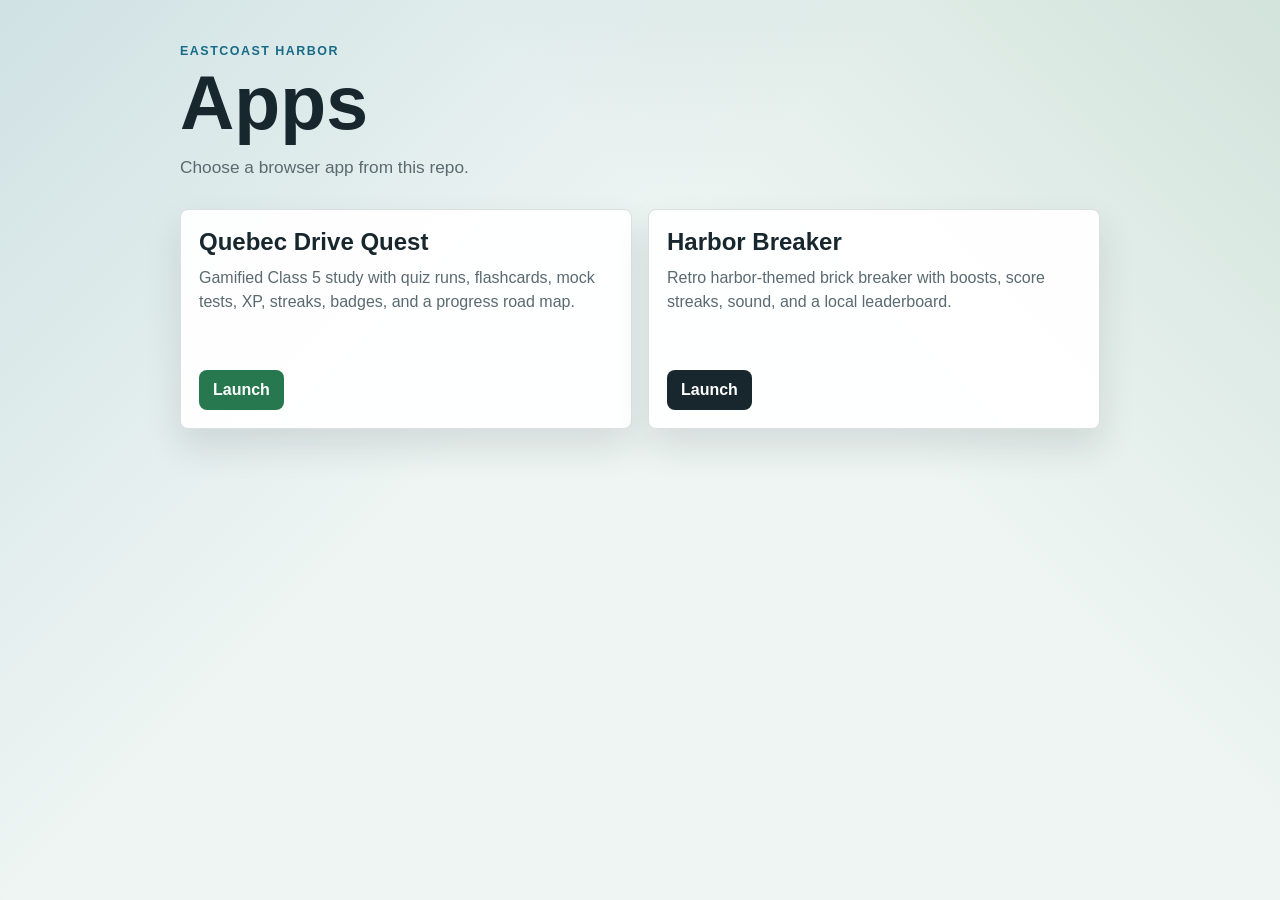
<file: index.html>
<!DOCTYPE html>
<html lang="en">
<head>
  <meta charset="UTF-8">
  <meta name="viewport" content="width=device-width, initial-scale=1.0">
  <title>Eastcoast Harbor Apps</title>
  <meta name="description" content="Playable apps published from Eastcoast Harbor.">
  <meta name="theme-color" content="#163f4a">
  <style>
    :root {
      --bg: #eef5f3;
      --ink: #17272d;
      --muted: #5a6a70;
      --surface: #ffffff;
      --line: rgba(23, 39, 45, 0.14);
      --blue: #176b87;
      --green: #28784f;
      --shadow: 0 18px 36px rgba(24, 38, 44, 0.12);
    }

    * {
      box-sizing: border-box;
    }

    body {
      margin: 0;
      min-height: 100vh;
      font-family: "Segoe UI", Arial, sans-serif;
      color: var(--ink);
      background:
        linear-gradient(135deg, rgba(23, 107, 135, 0.14), transparent 42%),
        linear-gradient(225deg, rgba(40, 120, 79, 0.14), transparent 38%),
        var(--bg);
    }

    main {
      width: min(920px, calc(100% - 32px));
      margin: 0 auto;
      padding: 44px 0;
    }

    h1,
    h2,
    p {
      margin: 0;
    }

    h1 {
      font-size: clamp(2.4rem, 6vw, 4.7rem);
      line-height: 0.95;
    }

    .eyebrow {
      margin-bottom: 10px;
      color: var(--blue);
      font-size: 0.78rem;
      font-weight: 800;
      letter-spacing: 0.12em;
      text-transform: uppercase;
    }

    .intro {
      max-width: 52rem;
      margin-top: 16px;
      color: var(--muted);
      font-size: 1.08rem;
      line-height: 1.5;
    }

    .app-grid {
      display: grid;
      grid-template-columns: repeat(2, minmax(0, 1fr));
      gap: 16px;
      margin-top: 28px;
    }

    .app-card {
      min-height: 220px;
      display: flex;
      flex-direction: column;
      justify-content: space-between;
      padding: 18px;
      border: 1px solid var(--line);
      border-radius: 8px;
      background: rgba(255, 255, 255, 0.94);
      box-shadow: var(--shadow);
      text-decoration: none;
      color: inherit;
    }

    .app-card p {
      margin-top: 10px;
      color: var(--muted);
      line-height: 1.45;
    }

    .launch {
      display: inline-flex;
      align-items: center;
      justify-content: center;
      width: fit-content;
      min-height: 40px;
      margin-top: 20px;
      padding: 0 14px;
      border-radius: 8px;
      background: var(--ink);
      color: #fff;
      font-weight: 800;
    }

    .app-card:first-child .launch {
      background: var(--green);
    }

    @media (max-width: 680px) {
      main {
        width: min(100% - 20px, 520px);
        padding-top: 24px;
      }

      .app-grid {
        grid-template-columns: 1fr;
      }
    }
  </style>
</head>
<body>
  <main>
    <p class="eyebrow">Eastcoast Harbor</p>
    <h1>Apps</h1>
    <p class="intro">Choose a browser app from this repo.</p>

    <section class="app-grid" aria-label="Published apps">
      <a class="app-card" href="QuebecDriveQuest/">
        <div>
          <h2>Quebec Drive Quest</h2>
          <p>Gamified Class 5 study with quiz runs, flashcards, mock tests, XP, streaks, badges, and a progress road map.</p>
        </div>
        <span class="launch">Launch</span>
      </a>

      <a class="app-card" href="Brickbreaker/">
        <div>
          <h2>Harbor Breaker</h2>
          <p>Retro harbor-themed brick breaker with boosts, score streaks, sound, and a local leaderboard.</p>
        </div>
        <span class="launch">Launch</span>
      </a>
    </section>
  </main>
</body>
</html>
</file>
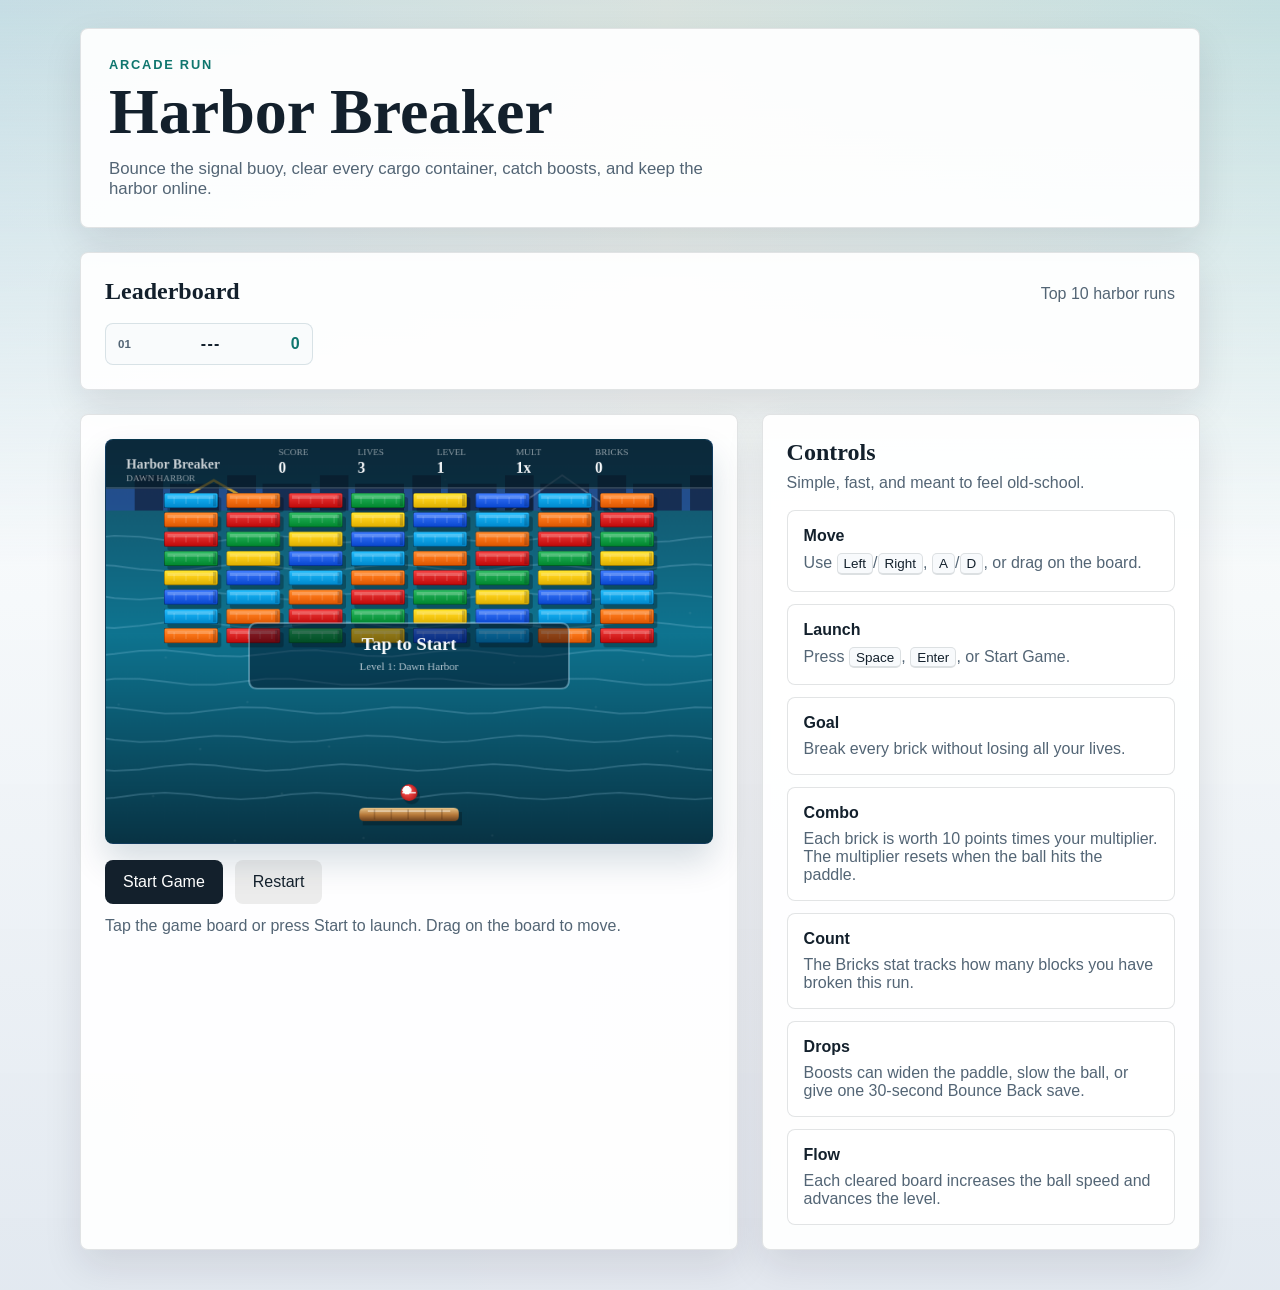
<file: Brickbreaker/index.html>
<!DOCTYPE html>
<html lang="en">
<head>
  <meta charset="UTF-8">
  <meta name="viewport" content="width=device-width, initial-scale=1.0, viewport-fit=cover">
  <title>Harbor Breaker</title>
  <meta name="description" content="Harbor-themed brick breaker arcade game.">
  <meta name="theme-color" content="#063044">
  <meta name="apple-mobile-web-app-capable" content="yes">
  <meta name="apple-mobile-web-app-title" content="Harbor Breaker">
  <meta name="apple-mobile-web-app-status-bar-style" content="black-translucent">
  <link rel="manifest" href="manifest.webmanifest">
  <link rel="apple-touch-icon" href="icons/icon-180.png">
  <link rel="icon" type="image/png" sizes="192x192" href="icons/icon-192.png">
  <link rel="stylesheet" href="styles.css?v=sound">
</head>
<body>
  <main class="app-shell">
    <section class="hero">
      <div class="hero-copy">
        <p class="eyebrow">Arcade Run</p>
        <h1>Harbor Breaker</h1>
        <p class="hero-text">
          Bounce the signal buoy, clear every cargo container, catch boosts, and keep the harbor online.
        </p>
      </div>
      <div class="hero-stats sr-only" aria-live="polite">
        <article class="stat-card">
          <span>Score</span>
          <strong id="score">0</strong>
        </article>
        <article class="stat-card">
          <span>Lives</span>
          <strong id="lives">3</strong>
        </article>
        <article class="stat-card">
          <span>Level</span>
          <strong id="level">1</strong>
        </article>
        <article class="stat-card">
          <span>Multiplier</span>
          <strong id="multiplier">1x</strong>
        </article>
        <article class="stat-card">
          <span>Bricks</span>
          <strong id="bricks-broken">0</strong>
        </article>
      </div>
    </section>

    <section class="panel leaderboard-panel" aria-labelledby="leaderboard-title">
      <div class="panel-heading leaderboard-heading">
        <h2 id="leaderboard-title">Leaderboard</h2>
        <p>Top 10 harbor runs</p>
      </div>
      <ol id="leaderboard-list" class="leaderboard-list"></ol>
    </section>

    <section class="content-grid">
      <section class="panel game-panel">
        <canvas id="game-board" width="720" height="480" aria-label="Harbor Breaker game board"></canvas>
        <div class="game-actions">
          <button id="start-button" class="primary-button" type="button">Start Game</button>
          <button id="restart-button" class="secondary-button" type="button">Restart</button>
        </div>
        <p id="status" class="status-text" aria-live="polite">Tap the game board or press Start to launch. Drag on the board to move.</p>
      </section>

      <section class="panel info-panel">
        <div class="panel-heading">
          <h2>Controls</h2>
          <p>Simple, fast, and meant to feel old-school.</p>
        </div>
        <div class="info-list">
          <article class="info-card">
            <strong>Move</strong>
            <span>Use <kbd>Left</kbd>/<kbd>Right</kbd>, <kbd>A</kbd>/<kbd>D</kbd>, or drag on the board.</span>
          </article>
          <article class="info-card">
            <strong>Launch</strong>
            <span>Press <kbd>Space</kbd>, <kbd>Enter</kbd>, or Start Game.</span>
          </article>
          <article class="info-card">
            <strong>Goal</strong>
            <span>Break every brick without losing all your lives.</span>
          </article>
          <article class="info-card">
            <strong>Combo</strong>
            <span>Each brick is worth 10 points times your multiplier. The multiplier resets when the ball hits the paddle.</span>
          </article>
          <article class="info-card">
            <strong>Count</strong>
            <span>The Bricks stat tracks how many blocks you have broken this run.</span>
          </article>
          <article class="info-card">
            <strong>Drops</strong>
            <span>Boosts can widen the paddle, slow the ball, or give one 30-second Bounce Back save.</span>
          </article>
          <article class="info-card">
            <strong>Flow</strong>
            <span>Each cleared board increases the ball speed and advances the level.</span>
          </article>
        </div>
      </section>
    </section>
  </main>

  <div id="score-modal" class="score-modal" hidden>
    <form id="score-form" class="score-dialog">
      <p class="eyebrow">High Score</p>
      <h2>Log Your Run</h2>
      <p id="final-score" class="modal-score">Score 0</p>
      <label for="initials-input">Initials</label>
      <input id="initials-input" name="initials" type="text" inputmode="text" maxlength="3" autocomplete="off" spellcheck="false" aria-describedby="initials-help">
      <span id="initials-help">Enter exactly three letters.</span>
      <button class="primary-button" type="submit">Save Score</button>
    </form>
  </div>

  <script src="app.js?v=sound"></script>
  <script>
    if ("serviceWorker" in navigator) {
      window.addEventListener("load", () => {
        navigator.serviceWorker.register("service-worker.js");
      });
    }
  </script>
</body>
</html>
</file>
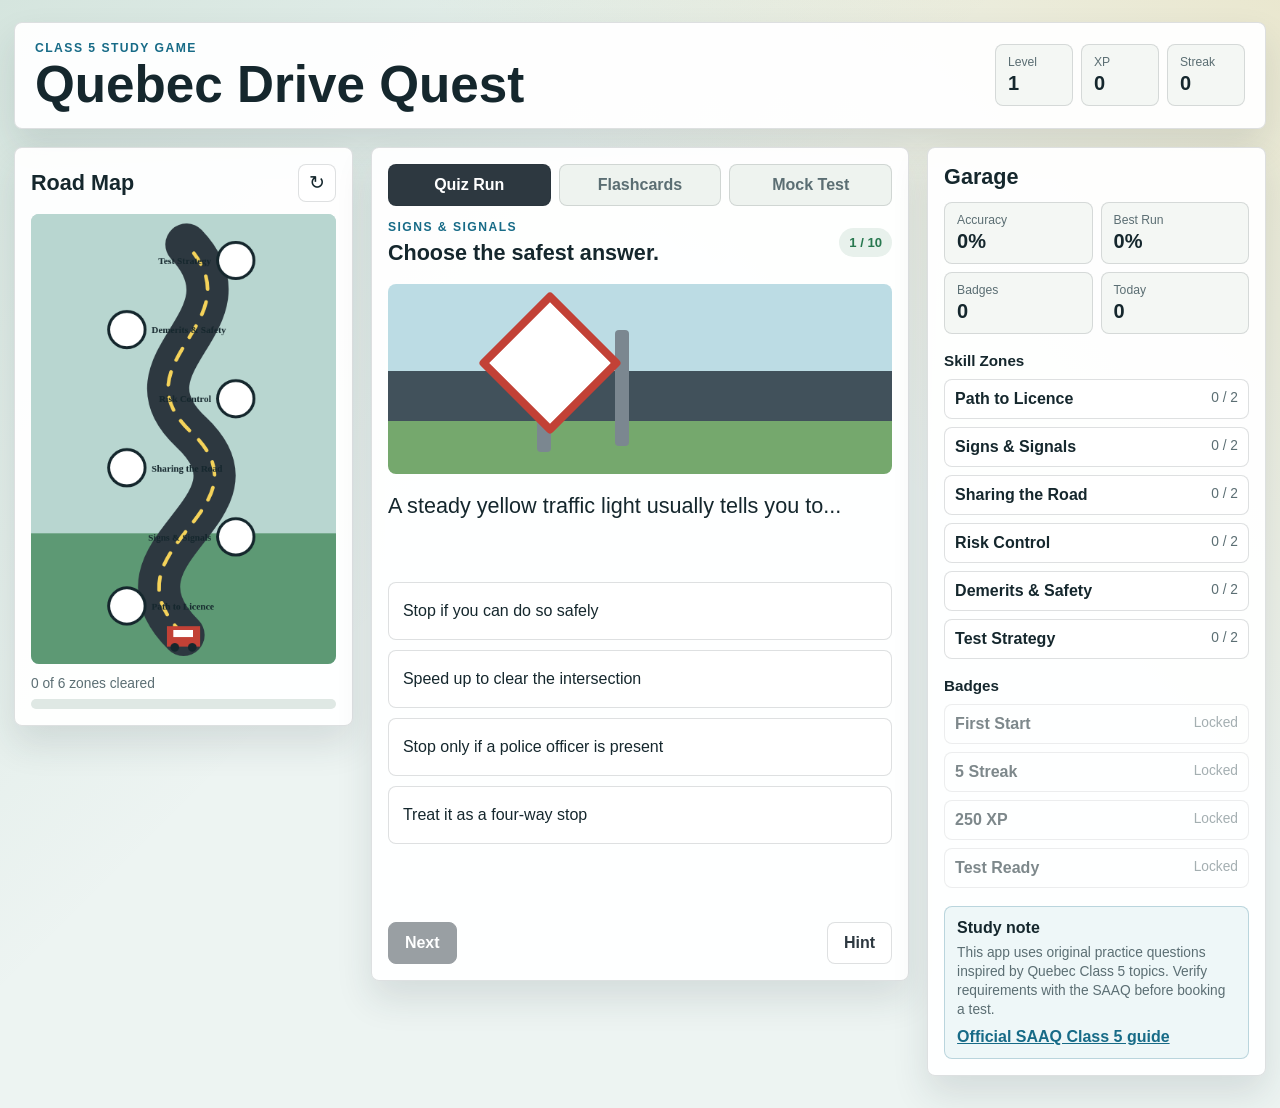
<file: QuebecDriveQuest/index.html>
<!DOCTYPE html>
<html lang="en">
<head>
  <meta charset="UTF-8">
  <meta name="viewport" content="width=device-width, initial-scale=1.0">
  <title>Quebec Drive Quest</title>
  <meta name="description" content="A gamified study app for Quebec Class 5 learner and knowledge test preparation.">
  <meta name="theme-color" content="#133f4f">
  <link rel="stylesheet" href="styles.css">
</head>
<body>
  <main class="app-shell">
    <section class="topbar" aria-label="Player progress">
      <div>
        <p class="eyebrow">Class 5 Study Game</p>
        <h1>Quebec Drive Quest</h1>
      </div>
      <div class="profile-strip" aria-live="polite">
        <div>
          <span>Level</span>
          <strong id="player-level">1</strong>
        </div>
        <div>
          <span>XP</span>
          <strong id="player-xp">0</strong>
        </div>
        <div>
          <span>Streak</span>
          <strong id="player-streak">0</strong>
        </div>
      </div>
    </section>

    <section class="dashboard">
      <aside class="mission-panel" aria-labelledby="mission-title">
        <div class="panel-heading">
          <h2 id="mission-title">Road Map</h2>
          <button id="reset-progress" class="icon-button" type="button" aria-label="Reset progress" title="Reset progress">↻</button>
        </div>
        <canvas id="road-map" width="420" height="620" aria-label="Progress road map"></canvas>
        <div class="progress-meter" aria-label="Overall progress">
          <span id="progress-label">0 of 5 zones cleared</span>
          <div><i id="progress-bar"></i></div>
        </div>
      </aside>

      <section class="play-panel" aria-labelledby="challenge-title">
        <div class="tabs" role="tablist" aria-label="Study modes">
          <button class="tab active" type="button" data-mode="quiz" role="tab" aria-selected="true">Quiz Run</button>
          <button class="tab" type="button" data-mode="cards" role="tab" aria-selected="false">Flashcards</button>
          <button class="tab" type="button" data-mode="boss" role="tab" aria-selected="false">Mock Test</button>
        </div>

        <div class="challenge-card">
          <div class="challenge-head">
            <div>
              <p id="challenge-tag" class="eyebrow">Warm-Up</p>
              <h2 id="challenge-title">Choose the safest answer.</h2>
            </div>
            <span id="question-count" class="pill">1 / 10</span>
          </div>

          <div id="scenario-visual" class="scenario-visual" aria-hidden="true"></div>
          <p id="question-text" class="question-text"></p>
          <div id="answer-list" class="answer-list"></div>
          <p id="feedback" class="feedback" aria-live="polite"></p>

          <div class="actions">
            <button id="next-button" class="primary-button" type="button" disabled>Next</button>
            <button id="hint-button" class="secondary-button" type="button">Hint</button>
          </div>
        </div>
      </section>

      <aside class="stats-panel" aria-labelledby="stats-title">
        <div class="panel-heading">
          <h2 id="stats-title">Garage</h2>
        </div>
        <div class="stat-grid">
          <article>
            <span>Accuracy</span>
            <strong id="accuracy">0%</strong>
          </article>
          <article>
            <span>Best Run</span>
            <strong id="best-run">0</strong>
          </article>
          <article>
            <span>Badges</span>
            <strong id="badge-count">0</strong>
          </article>
          <article>
            <span>Today</span>
            <strong id="today-count">0</strong>
          </article>
        </div>

        <div class="section-block">
          <h3>Skill Zones</h3>
          <div id="zone-list" class="zone-list"></div>
        </div>

        <div class="section-block">
          <h3>Badges</h3>
          <div id="badge-list" class="badge-list"></div>
        </div>

        <div class="source-note">
          <strong>Study note</strong>
          <p>This app uses original practice questions inspired by Quebec Class 5 topics. Verify requirements with the SAAQ before booking a test.</p>
          <a href="https://saaq.gouv.qc.ca/en/drivers-licences/obtaining-licence/passenger-vehicle-class-5/" target="_blank" rel="noreferrer">Official SAAQ Class 5 guide</a>
        </div>
      </aside>
    </section>
  </main>

  <script src="app.js"></script>
</body>
</html>
</file>
<file: Brickbreaker/styles.css>
:root {
  --bg: #e8f1f4;
  --surface: #ffffff;
  --surface-strong: #f8fafc;
  --ink: #13202c;
  --muted: #536575;
  --line: rgba(21, 32, 43, 0.12);
  --teal: #0f766e;
  --coral: #e11d48;
  --blue: #2563eb;
  --gold: #b45309;
  --shadow: 0 16px 38px rgba(15, 23, 42, 0.1);
}

* {
  box-sizing: border-box;
}

html {
  min-height: 100%;
  background: #063044;
}

body {
  margin: 0;
  min-height: 100vh;
  min-height: 100dvh;
  font-family: "Trebuchet MS", "Segoe UI", sans-serif;
  color: var(--ink);
  background:
    linear-gradient(180deg, rgba(14, 116, 144, 0.16) 0%, rgba(248, 250, 252, 0.9) 44%, rgba(226, 232, 240, 0.92) 100%),
    linear-gradient(90deg, #e8f1f4 0%, #fff7ed 52%, #e7f3ef 100%);
  -webkit-tap-highlight-color: transparent;
  -webkit-touch-callout: none;
  overscroll-behavior: none;
  user-select: none;
}

.app-shell {
  width: min(1120px, calc(100% - 32px));
  margin: 0 auto;
  padding: 28px 0 40px;
}

.hero {
  margin-bottom: 24px;
}

.hero-copy,
.panel {
  border: 1px solid var(--line);
  box-shadow: var(--shadow);
}

.hero-copy,
.panel {
  background: rgba(255, 255, 255, 0.92);
  border-radius: 8px;
}

.hero-copy {
  padding: 28px;
}

.eyebrow {
  margin: 0 0 10px;
  font-size: 0.8rem;
  text-transform: uppercase;
  letter-spacing: 0.14em;
  color: var(--teal);
  font-weight: 700;
}

h1,
h2,
p {
  margin: 0;
}

h1,
h2 {
  font-family: Georgia, "Times New Roman", serif;
}

h1 {
  font-size: clamp(2.8rem, 5vw, 4.8rem);
  line-height: 0.95;
}

.hero-text,
.panel-heading p,
.status-text,
.info-card span {
  color: var(--muted);
}

.hero-text {
  max-width: 38rem;
  margin-top: 16px;
  font-size: 1.05rem;
}

.hero-stats {
  display: grid;
  grid-template-columns: repeat(auto-fit, minmax(116px, 1fr));
  gap: 16px;
}

.content-grid {
  display: grid;
  grid-template-columns: 1.2fr 0.8fr;
  gap: 24px;
}

.leaderboard-panel {
  margin-bottom: 24px;
}

.leaderboard-heading {
  display: flex;
  justify-content: space-between;
  gap: 16px;
  align-items: baseline;
  margin-bottom: 12px;
}

.leaderboard-list {
  display: grid;
  grid-template-columns: repeat(5, minmax(0, 1fr));
  gap: 8px;
  margin: 0;
  padding: 0;
  list-style: none;
  counter-reset: scores;
}

.leaderboard-list li {
  counter-increment: scores;
  display: flex;
  align-items: center;
  justify-content: space-between;
  gap: 8px;
  min-height: 42px;
  padding: 10px 12px;
  border: 1px solid rgba(15, 76, 102, 0.14);
  border-radius: 8px;
  background: rgba(248, 250, 252, 0.78);
}

.leaderboard-list li::before {
  content: counter(scores, decimal-leading-zero);
  color: var(--muted);
  font-size: 0.72rem;
  font-weight: 700;
}

.leaderboard-list span {
  font-weight: 800;
  letter-spacing: 0.08em;
}

.leaderboard-list strong {
  color: var(--teal);
}

.panel {
  padding: 24px;
}

.panel-heading {
  margin-bottom: 18px;
}

.panel-heading p {
  margin-top: 8px;
}

#game-board {
  width: 100%;
  max-width: 100%;
  aspect-ratio: 3 / 2;
  border-radius: 8px;
  border: 1px solid rgba(15, 76, 102, 0.24);
  background: linear-gradient(180deg, #12365b 0%, #063044 100%);
  display: block;
  touch-action: none;
  box-shadow:
    inset 0 0 0 1px rgba(255, 255, 255, 0.08),
    0 18px 34px rgba(8, 47, 73, 0.16);
}

.game-actions {
  display: flex;
  flex-wrap: wrap;
  gap: 12px;
  margin: 16px 0 10px;
}

.primary-button,
.secondary-button {
  border: 0;
  border-radius: 8px;
  min-height: 44px;
  padding: 12px 18px;
  font: inherit;
  cursor: pointer;
  transition: transform 150ms ease, opacity 150ms ease;
}

.primary-button {
  background: var(--ink);
  color: #ffffff;
}

.secondary-button {
  background: rgba(31, 26, 22, 0.08);
  color: var(--ink);
}

.primary-button:hover,
.secondary-button:hover {
  transform: translateY(-1px);
}

.info-list {
  display: grid;
  gap: 12px;
}

.info-card {
  padding: 16px;
  border-radius: 8px;
  border: 1px solid var(--line);
  background: rgba(255, 255, 255, 0.72);
}

.info-card strong {
  display: block;
  margin-bottom: 8px;
}

.status-text {
  min-height: 24px;
  line-height: 1.5;
}

kbd {
  display: inline-block;
  min-width: 1.7em;
  padding: 0.12rem 0.38rem;
  border: 1px solid var(--line);
  border-bottom-width: 2px;
  border-radius: 5px;
  background: #f8fafc;
  color: var(--ink);
  font: 0.84em "Segoe UI", sans-serif;
  text-align: center;
}

.sr-only {
  position: absolute;
  width: 1px;
  height: 1px;
  padding: 0;
  margin: -1px;
  overflow: hidden;
  clip: rect(0, 0, 0, 0);
  white-space: nowrap;
  border: 0;
}

.score-modal {
  position: fixed;
  inset: 0;
  z-index: 20;
  display: grid;
  place-items: center;
  padding: 20px;
  background: rgba(3, 7, 18, 0.72);
}

.score-modal[hidden] {
  display: none;
}

.score-dialog {
  width: min(100%, 340px);
  padding: 22px;
  border: 1px solid rgba(186, 230, 253, 0.24);
  border-radius: 8px;
  background: #ffffff;
  box-shadow: 0 24px 70px rgba(0, 0, 0, 0.3);
}

.score-dialog h2 {
  margin-bottom: 8px;
}

.modal-score {
  margin-bottom: 16px;
  color: var(--muted);
}

.score-dialog label,
.score-dialog span {
  display: block;
}

.score-dialog label {
  margin-bottom: 6px;
  font-weight: 800;
}

.score-dialog input {
  width: 100%;
  min-height: 54px;
  margin-bottom: 6px;
  border: 1px solid rgba(15, 76, 102, 0.24);
  border-radius: 8px;
  font: 800 1.5rem "Trebuchet MS", "Segoe UI", sans-serif;
  letter-spacing: 0.22em;
  text-align: center;
  text-transform: uppercase;
}

.score-dialog input:focus {
  outline: 3px solid rgba(14, 165, 233, 0.28);
}

.score-dialog span {
  margin-bottom: 16px;
  color: var(--muted);
  font-size: 0.88rem;
}

@media (max-width: 860px) {
  .hero,
  .content-grid,
  .hero-stats {
    grid-template-columns: 1fr;
  }

  .app-shell {
    width: min(100% - 20px, 1120px);
    padding-top: 18px;
  }
}

@media (max-width: 640px) {
  body {
    background: #063044;
  }

  .app-shell {
    width: 100%;
    min-height: 100dvh;
    padding: max(10px, env(safe-area-inset-top)) 10px max(14px, env(safe-area-inset-bottom));
  }

  .hero {
    margin-bottom: 10px;
  }

  .leaderboard-panel {
    margin-bottom: 10px;
    padding: 10px;
  }

  .leaderboard-heading {
    margin-bottom: 8px;
  }

  .leaderboard-heading h2 {
    font-size: 1.15rem;
  }

  .leaderboard-list {
    grid-template-columns: repeat(2, minmax(0, 1fr));
    gap: 6px;
  }

  .leaderboard-list li {
    min-height: 36px;
    padding: 8px;
    font-size: 0.88rem;
  }

  .hero-copy {
    padding: 12px 14px;
    background: rgba(255, 255, 255, 0.94);
  }

  .eyebrow {
    font-size: 0.68rem;
    margin-bottom: 4px;
  }

  h1 {
    font-size: 1.85rem;
    line-height: 1;
  }

  .hero-text {
    margin-top: 6px;
    font-size: 0.9rem;
  }

  .content-grid {
    gap: 10px;
  }

  .game-panel {
    padding: 10px;
  }

  #game-board {
    border-radius: 6px;
  }

  .game-actions {
    display: grid;
    grid-template-columns: 1fr 1fr;
    margin: 10px 0 8px;
  }

  .primary-button,
  .secondary-button {
    width: 100%;
    min-height: 48px;
  }

  .status-text {
    font-size: 0.9rem;
  }

  .info-panel {
    padding: 12px;
  }

  .info-list {
    grid-template-columns: 1fr 1fr;
    gap: 8px;
  }

  .info-card {
    padding: 10px;
  }

  .info-card span,
  .panel-heading p {
    font-size: 0.84rem;
  }
}
</file>
<file: QuebecDriveQuest/styles.css>
:root {
  --bg: #edf4f2;
  --ink: #15272d;
  --muted: #5b6e73;
  --surface: #ffffff;
  --surface-alt: #f4f7f4;
  --line: rgba(21, 39, 45, 0.14);
  --green: #28784f;
  --blue: #176b87;
  --red: #c24136;
  --yellow: #d9a51a;
  --asphalt: #2d3840;
  --shadow: 0 18px 36px rgba(37, 52, 59, 0.12);
}

* {
  box-sizing: border-box;
}

body {
  margin: 0;
  min-height: 100vh;
  font-family: Inter, "Segoe UI", Arial, sans-serif;
  color: var(--ink);
  background:
    linear-gradient(135deg, rgba(40, 120, 79, 0.12), transparent 42%),
    linear-gradient(225deg, rgba(217, 165, 26, 0.16), transparent 36%),
    var(--bg);
}

button {
  font: inherit;
}

.app-shell {
  width: min(1440px, calc(100% - 28px));
  margin: 0 auto;
  padding: 22px 0 32px;
}

.topbar,
.mission-panel,
.play-panel,
.stats-panel {
  border: 1px solid var(--line);
  background: rgba(255, 255, 255, 0.94);
  box-shadow: var(--shadow);
  border-radius: 8px;
}

.topbar {
  display: flex;
  align-items: center;
  justify-content: space-between;
  gap: 18px;
  padding: 18px 20px;
  margin-bottom: 18px;
}

.eyebrow {
  margin: 0 0 6px;
  color: var(--blue);
  font-size: 0.76rem;
  font-weight: 800;
  letter-spacing: 0.12em;
  text-transform: uppercase;
}

h1,
h2,
h3,
p {
  margin: 0;
}

h1 {
  font-size: clamp(2rem, 4vw, 3.6rem);
  line-height: 0.95;
}

h2 {
  font-size: 1.35rem;
}

h3 {
  font-size: 0.95rem;
}

.profile-strip {
  display: grid;
  grid-template-columns: repeat(3, minmax(78px, 1fr));
  gap: 8px;
}

.profile-strip div,
.stat-grid article {
  min-width: 0;
  padding: 10px 12px;
  border: 1px solid var(--line);
  background: var(--surface-alt);
  border-radius: 8px;
}

.profile-strip span,
.stat-grid span {
  display: block;
  color: var(--muted);
  font-size: 0.76rem;
}

.profile-strip strong,
.stat-grid strong {
  display: block;
  margin-top: 3px;
  font-size: 1.25rem;
}

.dashboard {
  display: grid;
  grid-template-columns: minmax(260px, 0.85fr) minmax(380px, 1.35fr) minmax(280px, 0.85fr);
  gap: 18px;
  align-items: start;
}

.mission-panel,
.play-panel,
.stats-panel {
  padding: 16px;
}

.panel-heading,
.challenge-head,
.actions {
  display: flex;
  align-items: center;
  justify-content: space-between;
  gap: 12px;
}

.icon-button {
  width: 38px;
  height: 38px;
  border: 1px solid var(--line);
  border-radius: 8px;
  background: #fff;
  color: var(--ink);
  cursor: pointer;
  font-size: 1.2rem;
}

#road-map {
  display: block;
  width: 100%;
  height: auto;
  margin-top: 12px;
  border-radius: 8px;
  background: #b8d6d0;
}

.progress-meter {
  margin-top: 12px;
  color: var(--muted);
  font-size: 0.86rem;
}

.progress-meter div {
  height: 10px;
  margin-top: 8px;
  overflow: hidden;
  border-radius: 999px;
  background: #dfe8e4;
}

.progress-meter i {
  display: block;
  width: 0%;
  height: 100%;
  background: linear-gradient(90deg, var(--green), var(--yellow));
}

.tabs {
  display: grid;
  grid-template-columns: repeat(3, 1fr);
  gap: 8px;
  margin-bottom: 14px;
}

.tab,
.primary-button,
.secondary-button {
  min-height: 42px;
  border-radius: 8px;
  border: 1px solid var(--line);
  cursor: pointer;
  font-weight: 800;
}

.tab {
  background: #eef3ef;
  color: var(--muted);
}

.tab.active {
  background: var(--asphalt);
  color: #fff;
}

.challenge-card {
  min-height: 620px;
  display: flex;
  flex-direction: column;
}

.pill {
  flex: 0 0 auto;
  padding: 7px 10px;
  border-radius: 999px;
  background: #e8f1ec;
  color: var(--green);
  font-weight: 900;
  font-size: 0.82rem;
}

.scenario-visual {
  position: relative;
  min-height: 190px;
  margin: 18px 0;
  overflow: hidden;
  border-radius: 8px;
  background:
    linear-gradient(90deg, transparent 48%, rgba(255, 255, 255, 0.8) 49%, rgba(255, 255, 255, 0.8) 51%, transparent 52%),
    linear-gradient(180deg, #7dad7b 0 28%, var(--asphalt) 28% 74%, #5a9877 74%);
}

.scenario-visual::before,
.scenario-visual::after {
  content: "";
  position: absolute;
  border-radius: 4px;
}

.scenario-visual::before {
  width: 54px;
  height: 86px;
  left: 42%;
  top: 54%;
  background: var(--red);
  box-shadow: 0 6px 0 #7f221d inset;
  transform: translate(-50%, -50%);
}

.scenario-visual::after {
  width: 84px;
  height: 84px;
  right: 12%;
  top: 18px;
  border: 8px solid var(--red);
  background: #fff;
  transform: rotate(45deg);
}

.scenario-visual.signs {
  background:
    linear-gradient(180deg, #bcdce4 0 46%, #41515b 46% 72%, #75a86d 72%);
}

.scenario-visual.signs::before {
  width: 14px;
  height: 116px;
  left: 31%;
  top: 58%;
  background: #7b8790;
  box-shadow: 78px -6px 0 #7b8790;
}

.scenario-visual.signs::after {
  width: 86px;
  height: 86px;
  left: 22%;
  top: 28px;
  right: auto;
  border: 8px solid var(--red);
  background: #fff;
}

.scenario-visual.rules {
  background:
    linear-gradient(90deg, transparent 47%, #f6d45d 48%, #f6d45d 52%, transparent 53%),
    linear-gradient(180deg, #99c8d8 0 20%, #35434b 20% 86%, #638d70 86%);
}

.scenario-visual.rules::before {
  width: 68px;
  height: 44px;
  left: 26%;
  top: 58%;
  background: #176b87;
}

.scenario-visual.rules::after {
  width: 68px;
  height: 44px;
  right: 26%;
  top: 34%;
  border: 0;
  background: #d9a51a;
  transform: none;
}

.scenario-visual.behaviour {
  background:
    radial-gradient(circle at 70% 24%, rgba(255, 255, 255, 0.92), transparent 11%),
    linear-gradient(180deg, #d8e7ec 0 34%, #404c52 34% 80%, #6ca274 80%);
}

.scenario-visual.behaviour::before {
  width: 70px;
  height: 44px;
  left: 18%;
  top: 56%;
  background: #28784f;
}

.scenario-visual.behaviour::after {
  width: 42px;
  height: 42px;
  right: 22%;
  top: 48%;
  border: 0;
  border-radius: 999px;
  background: #f2efe6;
  transform: none;
}

.question-text {
  min-height: 72px;
  font-size: 1.35rem;
  line-height: 1.3;
}

.answer-list {
  display: grid;
  gap: 10px;
  margin-top: 18px;
}

.answer-list button {
  min-height: 58px;
  padding: 12px 14px;
  border: 1px solid var(--line);
  border-radius: 8px;
  background: #fff;
  color: var(--ink);
  text-align: left;
  cursor: pointer;
}

.answer-list button.correct {
  border-color: rgba(40, 120, 79, 0.7);
  background: #e8f4ec;
}

.answer-list button.wrong {
  border-color: rgba(194, 65, 54, 0.7);
  background: #fae8e6;
}

.feedback {
  min-height: 48px;
  margin-top: 14px;
  color: var(--muted);
  line-height: 1.35;
}

.actions {
  margin-top: auto;
  padding-top: 16px;
}

.primary-button,
.secondary-button {
  padding: 0 16px;
}

.primary-button {
  border-color: var(--asphalt);
  background: var(--asphalt);
  color: #fff;
}

.primary-button:disabled {
  opacity: 0.48;
  cursor: not-allowed;
}

.secondary-button {
  background: #fff;
  color: var(--asphalt);
}

.stat-grid {
  display: grid;
  grid-template-columns: repeat(2, 1fr);
  gap: 8px;
  margin-top: 12px;
}

.section-block {
  margin-top: 18px;
}

.zone-list,
.badge-list {
  display: grid;
  gap: 8px;
  margin-top: 10px;
}

.zone-item,
.badge-item {
  display: flex;
  justify-content: space-between;
  gap: 10px;
  padding: 10px;
  border: 1px solid var(--line);
  border-radius: 8px;
  background: #fff;
}

.zone-item span,
.badge-item span,
.source-note p {
  color: var(--muted);
  font-size: 0.86rem;
}

.badge-item.locked {
  opacity: 0.55;
}

.source-note {
  margin-top: 18px;
  padding: 12px;
  border: 1px solid rgba(23, 107, 135, 0.24);
  border-radius: 8px;
  background: #eef7f8;
}

.source-note p {
  margin: 6px 0 8px;
  line-height: 1.4;
}

.source-note a {
  color: var(--blue);
  font-weight: 800;
}

@media (max-width: 1120px) {
  .dashboard {
    grid-template-columns: 1fr 1fr;
  }

  .play-panel {
    grid-column: 1 / -1;
    order: -1;
  }
}

@media (max-width: 760px) {
  .app-shell {
    width: min(100% - 18px, 720px);
    padding-top: 10px;
  }

  .topbar {
    align-items: stretch;
    flex-direction: column;
  }

  .profile-strip,
  .dashboard,
  .tabs {
    grid-template-columns: 1fr;
  }

  .challenge-card {
    min-height: 560px;
  }

  .challenge-head {
    align-items: flex-start;
  }

  .scenario-visual {
    min-height: 150px;
  }

  .question-text {
    font-size: 1.1rem;
  }
}
</file>
